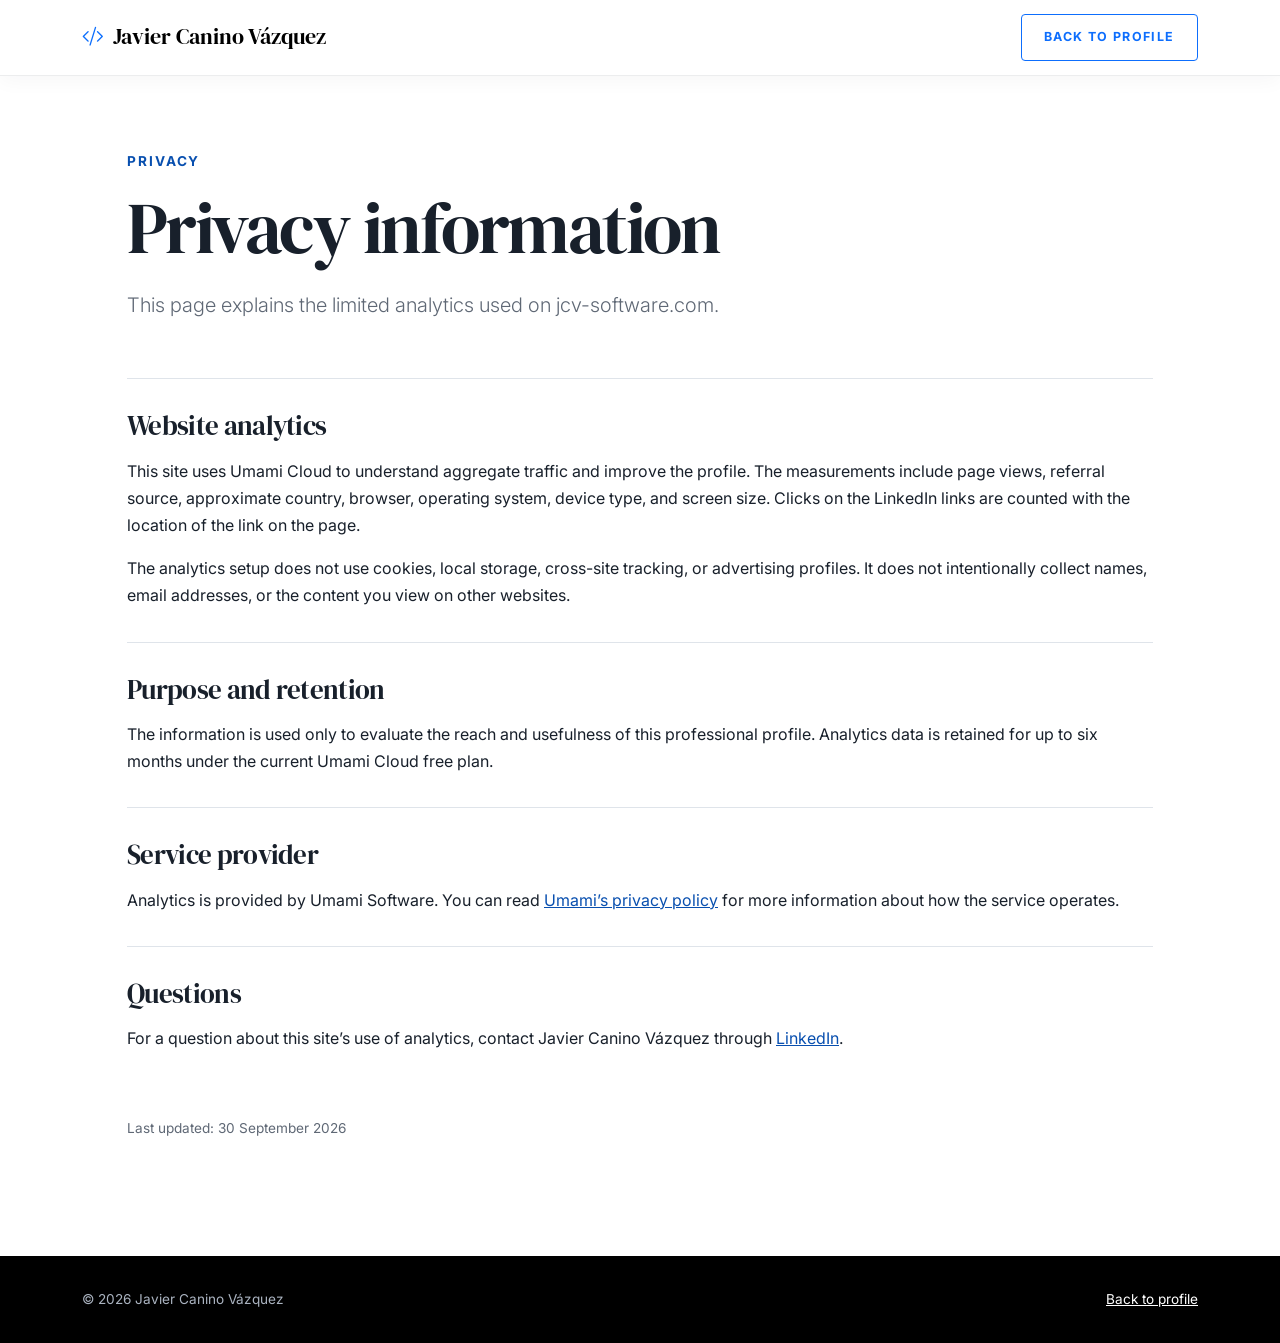
<file: privacy.html>
<!DOCTYPE html>
<html lang="en">
<head>
  <meta charset="utf-8">
  <meta name="viewport" content="width=device-width, initial-scale=1">
  <title>Privacy | Javier Canino Vázquez</title>
  <meta name="description" content="Privacy information for jcv-software.com.">
  <meta name="robots" content="noindex, follow">
  <meta name="theme-color" content="#0b6efd">

  <link rel="canonical" href="https://jcv-software.com/privacy.html">
  <link rel="icon" href="/favicon.svg" type="image/svg+xml">

  <link rel="preconnect" href="https://fonts.googleapis.com">
  <link rel="preconnect" href="https://fonts.gstatic.com" crossorigin>
  <link href="https://fonts.googleapis.com/css2?family=DM+Serif+Display:ital@0;1&family=Inter:wght@400;500;600;700&display=swap" rel="stylesheet">
  <link href="https://cdn.jsdelivr.net/npm/bootstrap@5.3.8/dist/css/bootstrap.min.css" rel="stylesheet">
  <link href="https://cdn.jsdelivr.net/npm/bootstrap-icons@1.13.1/font/bootstrap-icons.min.css" rel="stylesheet">
  <link href="style.css" rel="stylesheet">
</head>
<body>
  <a class="skip-link" href="#main-content">Skip to main content</a>

  <nav class="navbar bg-white navbar-light fixed-top" aria-label="Primary navigation">
    <div class="container">
      <a class="navbar-brand" href="/" aria-label="Javier Canino Vázquez, home">
        <i class="bi bi-code-slash" aria-hidden="true"></i>
        <span>Javier Canino Vázquez</span>
      </a>
      <a class="btn btn-outline-primary" href="/">Back to profile</a>
    </div>
  </nav>

  <main id="main-content" class="privacy-page">
    <div class="container container-narrow">
      <p class="eyebrow">Privacy</p>
      <h1>Privacy information</h1>
      <p class="lead">This page explains the limited analytics used on jcv-software.com.</p>

      <section aria-labelledby="analytics-title">
        <h2 id="analytics-title">Website analytics</h2>
        <p>This site uses Umami Cloud to understand aggregate traffic and improve the profile. The measurements include page views, referral source, approximate country, browser, operating system, device type, and screen size. Clicks on the LinkedIn links are counted with the location of the link on the page.</p>
        <p>The analytics setup does not use cookies, local storage, cross-site tracking, or advertising profiles. It does not intentionally collect names, email addresses, or the content you view on other websites.</p>
      </section>

      <section aria-labelledby="purpose-title">
        <h2 id="purpose-title">Purpose and retention</h2>
        <p>The information is used only to evaluate the reach and usefulness of this professional profile. Analytics data is retained for up to six months under the current Umami Cloud free plan.</p>
      </section>

      <section aria-labelledby="provider-title">
        <h2 id="provider-title">Service provider</h2>
        <p>Analytics is provided by Umami Software. You can read <a href="https://umami.is/privacy" target="_blank" rel="noopener noreferrer">Umami’s privacy policy</a> for more information about how the service operates.</p>
      </section>

      <section aria-labelledby="contact-title">
        <h2 id="contact-title">Questions</h2>
        <p>For a question about this site’s use of analytics, contact Javier Canino Vázquez through <a href="https://www.linkedin.com/in/javier-canino-vazquez" target="_blank" rel="noopener noreferrer">LinkedIn</a>.</p>
      </section>

      <p class="privacy-updated">Last updated: 30 September 2026</p>
    </div>
  </main>

  <footer class="site-footer bg-black text-white">
    <div class="container d-flex flex-column flex-sm-row justify-content-between align-items-center gap-3">
      <p class="mb-0">© 2026 Javier Canino Vázquez</p>
      <a class="footer-link" href="/">Back to profile</a>
    </div>
  </footer>
</body>
</html>
</file>
<file: style.css>
:root {
  --color-primary: #0b6efd;
  --color-primary-dark: #084faf;
  --color-ink: #18202b;
  --color-muted: #5f6875;
  --color-surface: #f5f7fa;
  --color-border: #dfe4ea;
  --color-dark: #111827;
  --shadow-sm: 0 10px 30px rgba(17, 24, 39, 0.07);
}

html {
  scroll-behavior: smooth;
  scroll-padding-top: 80px;
}

body {
  color: var(--color-ink);
  font-family: "Inter", sans-serif;
  line-height: 1.7;
  overflow-x: hidden;
}

h1,
h2,
h3,
blockquote {
  font-family: "DM Serif Display", serif;
  line-height: 1.12;
}

h1 {
  font-size: clamp(3rem, 7vw, 5.25rem);
  letter-spacing: -0.035em;
}

h2 {
  font-size: clamp(2.4rem, 5vw, 3.65rem);
  letter-spacing: -0.025em;
}

h3 {
  font-size: 1.45rem;
}

blockquote {
  color: var(--color-ink);
  font-size: clamp(1.65rem, 3vw, 2.15rem);
  margin-bottom: 1.75rem;
}

a {
  color: var(--color-primary-dark);
}

a:hover {
  color: var(--color-primary);
}

:focus-visible {
  outline: 3px solid #ffbf47;
  outline-offset: 3px;
}

.skip-link {
  background: #fff;
  left: 1rem;
  padding: 0.65rem 1rem;
  position: fixed;
  top: -5rem;
  z-index: 2000;
}

.skip-link:focus {
  top: 1rem;
}

.navbar {
  border-bottom: 1px solid rgba(24, 32, 43, 0.08);
  box-shadow: 0 4px 20px rgba(17, 24, 39, 0.04);
  min-height: 76px;
}

.navbar-brand {
  align-items: center;
  display: flex;
  font-family: "DM Serif Display", serif;
  font-size: 1.35rem;
  gap: 0.55rem;
}

.navbar-brand i {
  color: var(--color-primary);
}

.navbar-light .navbar-nav .nav-link {
  color: #394150;
  font-size: 0.78rem;
  font-weight: 700;
  letter-spacing: 0.12em;
  padding-left: 0.85rem;
  padding-right: 0.85rem;
  text-transform: uppercase;
}

.navbar-light .navbar-nav .nav-link:hover,
.navbar-light .navbar-nav .nav-link:focus {
  color: var(--color-primary-dark);
}

.btn {
  border-radius: 0.25rem;
  font-size: 0.78rem;
  font-weight: 700;
  letter-spacing: 0.11em;
  padding: 0.8rem 1.4rem;
  text-transform: uppercase;
}

.btn-primary {
  background: var(--color-primary);
  border-color: var(--color-primary);
}

.btn-primary:hover,
.btn-primary:focus {
  background: var(--color-primary-dark);
  border-color: var(--color-primary-dark);
}

.btn-lg {
  padding: 1rem 1.8rem;
}

.hero {
  background:
    radial-gradient(circle at 15% 20%, rgba(11, 110, 253, 0.08), transparent 28rem),
    radial-gradient(circle at 85% 75%, rgba(11, 110, 253, 0.06), transparent 24rem),
    #fff;
  min-height: min(860px, 100vh);
  padding-top: 190px;
}

.hero-content {
  max-width: 1040px;
}

.hero-summary {
  color: var(--color-muted);
  font-size: clamp(1.2rem, 2.3vw, 1.5rem);
  margin: 2rem auto 2.4rem;
  max-width: 710px;
}

.eyebrow {
  color: var(--color-primary-dark);
  font-size: 0.85rem;
  font-weight: 700;
  letter-spacing: 0.14em;
  margin-bottom: 0.9rem;
  text-transform: uppercase;
}

.underline::after {
  border-bottom: 3px solid var(--color-ink);
  content: "";
  display: block;
  padding-top: 1rem;
  width: 52px;
}

.marker-highlight {
  display: inline-block;
  position: relative;
  white-space: nowrap;
  z-index: 0;
}

.marker-highlight::before {
  background-color: rgba(11, 110, 253, 0.42);
  bottom: 0.12em;
  content: "";
  filter: url("#marker-shape");
  height: 0.19em;
  left: -0.03em;
  padding: 0 0.2em;
  position: absolute;
  width: 102%;
  z-index: -1;
}

.p-section {
  padding: 110px 0;
}

.p-section-lg {
  padding: 150px 0;
}

.container-narrow {
  max-width: 1050px;
}

.section-intro {
  color: var(--color-muted);
  margin-bottom: 3rem;
  max-width: 760px;
}

.strength-card {
  border-left: 3px solid var(--color-primary);
  height: 100%;
  padding: 0.4rem 0 0.4rem 1.15rem;
}

.strength-card i {
  color: var(--color-primary);
  display: inline-block;
  font-size: 1.5rem;
  margin-bottom: 0.75rem;
}

.strength-card h3 {
  margin-bottom: 0.5rem;
}

.strength-card p {
  color: var(--color-muted);
  font-size: 0.92rem;
  line-height: 1.6;
  margin: 0;
}

.bg-light {
  background-color: var(--color-surface) !important;
}

.tech-card {
  background: #fff;
  border: 1px solid var(--color-border);
  border-radius: 0.5rem;
  box-shadow: var(--shadow-sm);
  padding: 1.6rem;
  transition: transform 160ms ease, box-shadow 160ms ease;
}

.tech-card:hover {
  box-shadow: 0 15px 38px rgba(17, 24, 39, 0.11);
  transform: translateY(-4px);
}

.tech-card-heading {
  align-items: center;
  border-bottom: 1px solid var(--color-border);
  display: flex;
  gap: 0.75rem;
  margin-bottom: 1.2rem;
  padding-bottom: 1rem;
}

.tech-card-heading > i {
  color: var(--color-primary);
  font-size: 1.4rem;
}

.tech-card-heading h3 {
  font-size: 1.3rem;
  margin: 0;
}

.tech-list {
  display: grid;
  gap: 0.85rem;
  list-style: none;
  margin: 0;
  padding: 0;
}

.tech-list li {
  align-items: center;
  display: flex;
  font-weight: 600;
  gap: 0.85rem;
}

.tech-list i {
  font-size: 1.65rem;
  min-width: 1.8rem;
  text-align: center;
}

.principles {
  display: flex;
  flex-wrap: wrap;
  gap: 0.65rem;
}

.principles span {
  background: var(--color-dark);
  border-radius: 100px;
  color: #fff;
  font-size: 0.78rem;
  font-weight: 600;
  letter-spacing: 0.06em;
  padding: 0.55rem 0.9rem;
  text-transform: uppercase;
}

.experience-list {
  border-top: 1px solid var(--color-border);
  margin-top: 4rem;
}

.experience-item {
  border-bottom: 1px solid var(--color-border);
  display: grid;
  gap: 4rem;
  grid-template-columns: minmax(220px, 0.34fr) minmax(0, 0.66fr);
  padding: 4.5rem 0;
}

.experience-meta {
  align-self: start;
  position: sticky;
  top: 105px;
}

.experience-date {
  color: var(--color-primary-dark);
  font-size: 0.8rem;
  font-weight: 700;
  letter-spacing: 0.14em;
  margin-bottom: 0.6rem;
  text-transform: uppercase;
}

.experience-meta h3 {
  font-size: clamp(1.8rem, 3vw, 2.3rem);
  margin-bottom: 0.45rem;
}

.experience-role {
  color: var(--color-muted);
  font-weight: 600;
  margin: 0;
}

.experience-body blockquote {
  border-left: 3px solid var(--color-primary);
  font-size: clamp(1.45rem, 2.6vw, 1.9rem);
  padding-left: 1.25rem;
}

.experience-body ul {
  margin-bottom: 1.5rem;
  padding-left: 1.2rem;
}

.experience-body li {
  margin-bottom: 0.65rem;
  padding-left: 0.25rem;
}

.experience-tech {
  color: var(--color-primary-dark);
  font-size: 0.82rem;
  font-weight: 700;
  letter-spacing: 0.03em;
  line-height: 1.8;
  margin: 0;
  text-transform: uppercase;
}

.bg-dark {
  background:
    radial-gradient(circle at 50% 0, rgba(11, 110, 253, 0.2), transparent 34rem),
    var(--color-dark) !important;
}

#contact .eyebrow {
  color: #8fc1ff;
}

#contact h2 {
  margin-bottom: 1.5rem;
}

.contact-copy {
  color: #cbd5e1;
  margin: 0 auto 2.4rem;
  max-width: 660px;
}

.site-footer {
  padding: 2rem 0;
}

.site-footer p {
  color: #aab3c0;
  font-size: 0.85rem;
}

.site-footer a {
  color: #fff;
}

.site-footer .footer-link {
  font-size: 0.85rem;
}

.site-footer .footer-social {
  font-size: 1.4rem;
}

.privacy-page {
  min-height: calc(100vh - 88px);
  padding: 150px 0 100px;
}

.privacy-page h1 {
  font-size: clamp(2.8rem, 6vw, 4.5rem);
  margin-bottom: 1.25rem;
}

.privacy-page > .container > .lead {
  color: var(--color-muted);
  margin-bottom: 3.5rem;
}

.privacy-page section {
  border-top: 1px solid var(--color-border);
  padding: 2rem 0 1rem;
}

.privacy-page section h2 {
  font-size: 1.7rem;
  margin-bottom: 1rem;
}

.privacy-updated {
  color: var(--color-muted);
  font-size: 0.85rem;
  margin-top: 2rem;
}

.svg-filters {
  height: 0;
  position: absolute;
  width: 0;
}

@media (max-width: 991.98px) {
  .navbar-collapse {
    background: #fff;
    padding: 1rem 0 1.25rem;
  }

  .navbar-light .navbar-nav .nav-link {
    padding: 0.65rem 0;
  }

  .experience-item {
    gap: 2.5rem;
    grid-template-columns: minmax(180px, 0.32fr) minmax(0, 0.68fr);
  }
}

@media (max-width: 767.98px) {
  html {
    scroll-padding-top: 70px;
  }

  .navbar {
    min-height: 68px;
  }

  .hero {
    min-height: auto;
    padding-top: 145px;
  }

  .p-section {
    padding: 80px 0;
  }

  .p-section-lg {
    padding: 105px 0;
  }

  .privacy-page {
    padding: 120px 0 70px;
  }

  .marker-highlight {
    white-space: normal;
  }

  .experience-list {
    margin-top: 2.5rem;
  }

  .experience-item {
    gap: 2rem;
    grid-template-columns: 1fr;
    padding: 3.5rem 0;
  }

  .experience-meta {
    position: static;
  }
}

@media (max-width: 575.98px) {
  h1 {
    font-size: clamp(2.65rem, 14vw, 3.5rem);
  }

  .hero-summary {
    font-size: 1.1rem;
  }

  .btn-lg {
    padding: 0.9rem 1.15rem;
  }

  .tech-card {
    padding: 1.35rem;
  }
}

@media (prefers-reduced-motion: reduce) {
  html {
    scroll-behavior: auto;
  }

  *,
  *::before,
  *::after {
    scroll-behavior: auto !important;
    transition-duration: 0.01ms !important;
  }
}
</file>
